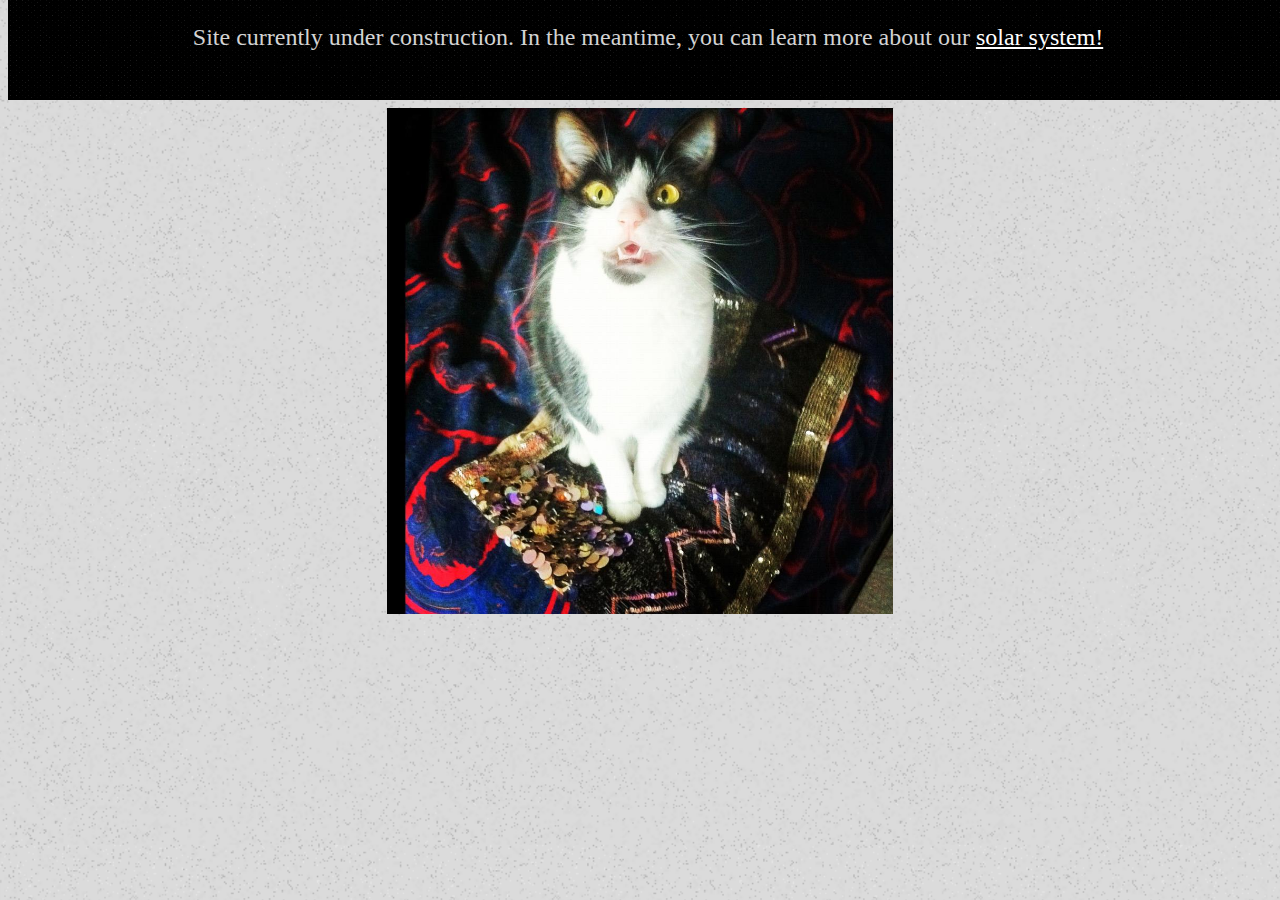
<file: index.html>
<!DOCTYPE HTML>
<html>
<head>
  <meta http-equiv="Content-Type" content="text/html; charset=utf-8"/>
  <link rel="stylesheet" href="css/style.css">
  <title>Joslyn Rosbrook</title>
</head>
<body>
	<div id="title">
		<p>Site currently under construction. In the meantime, you can learn more about our <a href="/solarsystem"> solar system! </a><p>
	</div>
	<img src="img/wickerdicker.jpg" width="40%" id="wickerdicker">
</body>
</file>
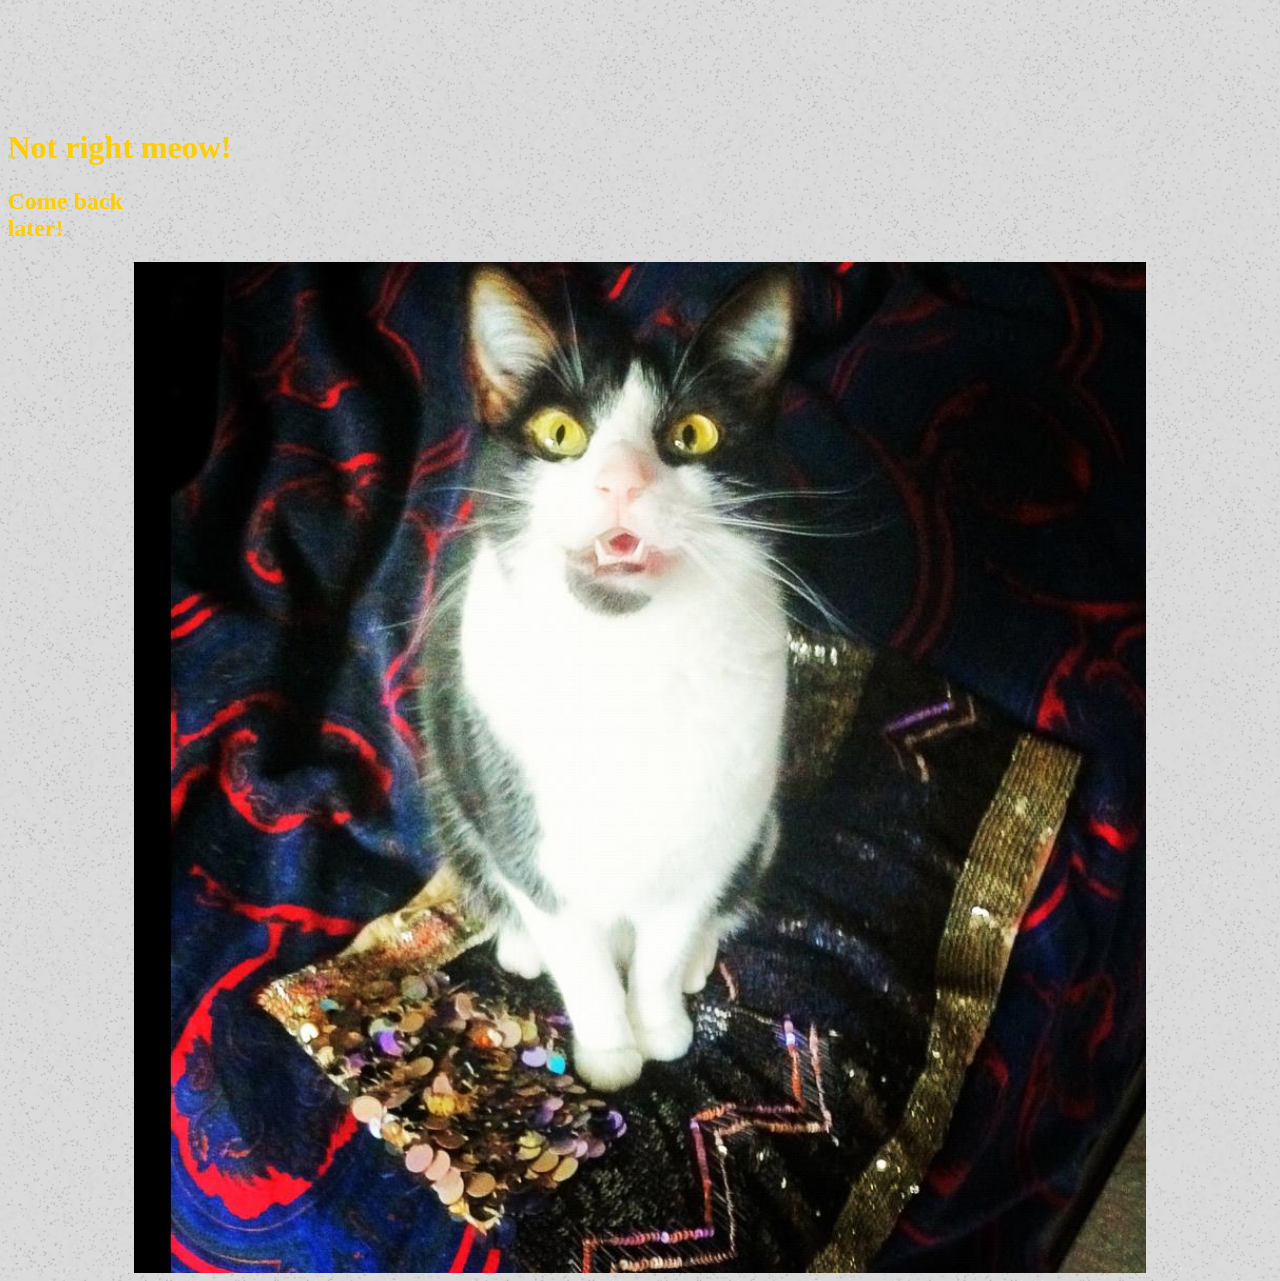
<file: luna/index.html>
<!DOCTYPE HTML>
<html>
<head>
  <meta http-equiv="Content-Type" content="text/html; charset=utf-8"/>
  <link rel="stylesheet" href="/css/style.css">
  <title>Wicker Dicker</title>
</head>
<body>
	<h1>Not right meow!</h1>
	<h2>Come back <br> later!</h2>
	<img src="/img/wickerdicker.jpg" width="80%" id="wickerdicker">
</body>
</file>
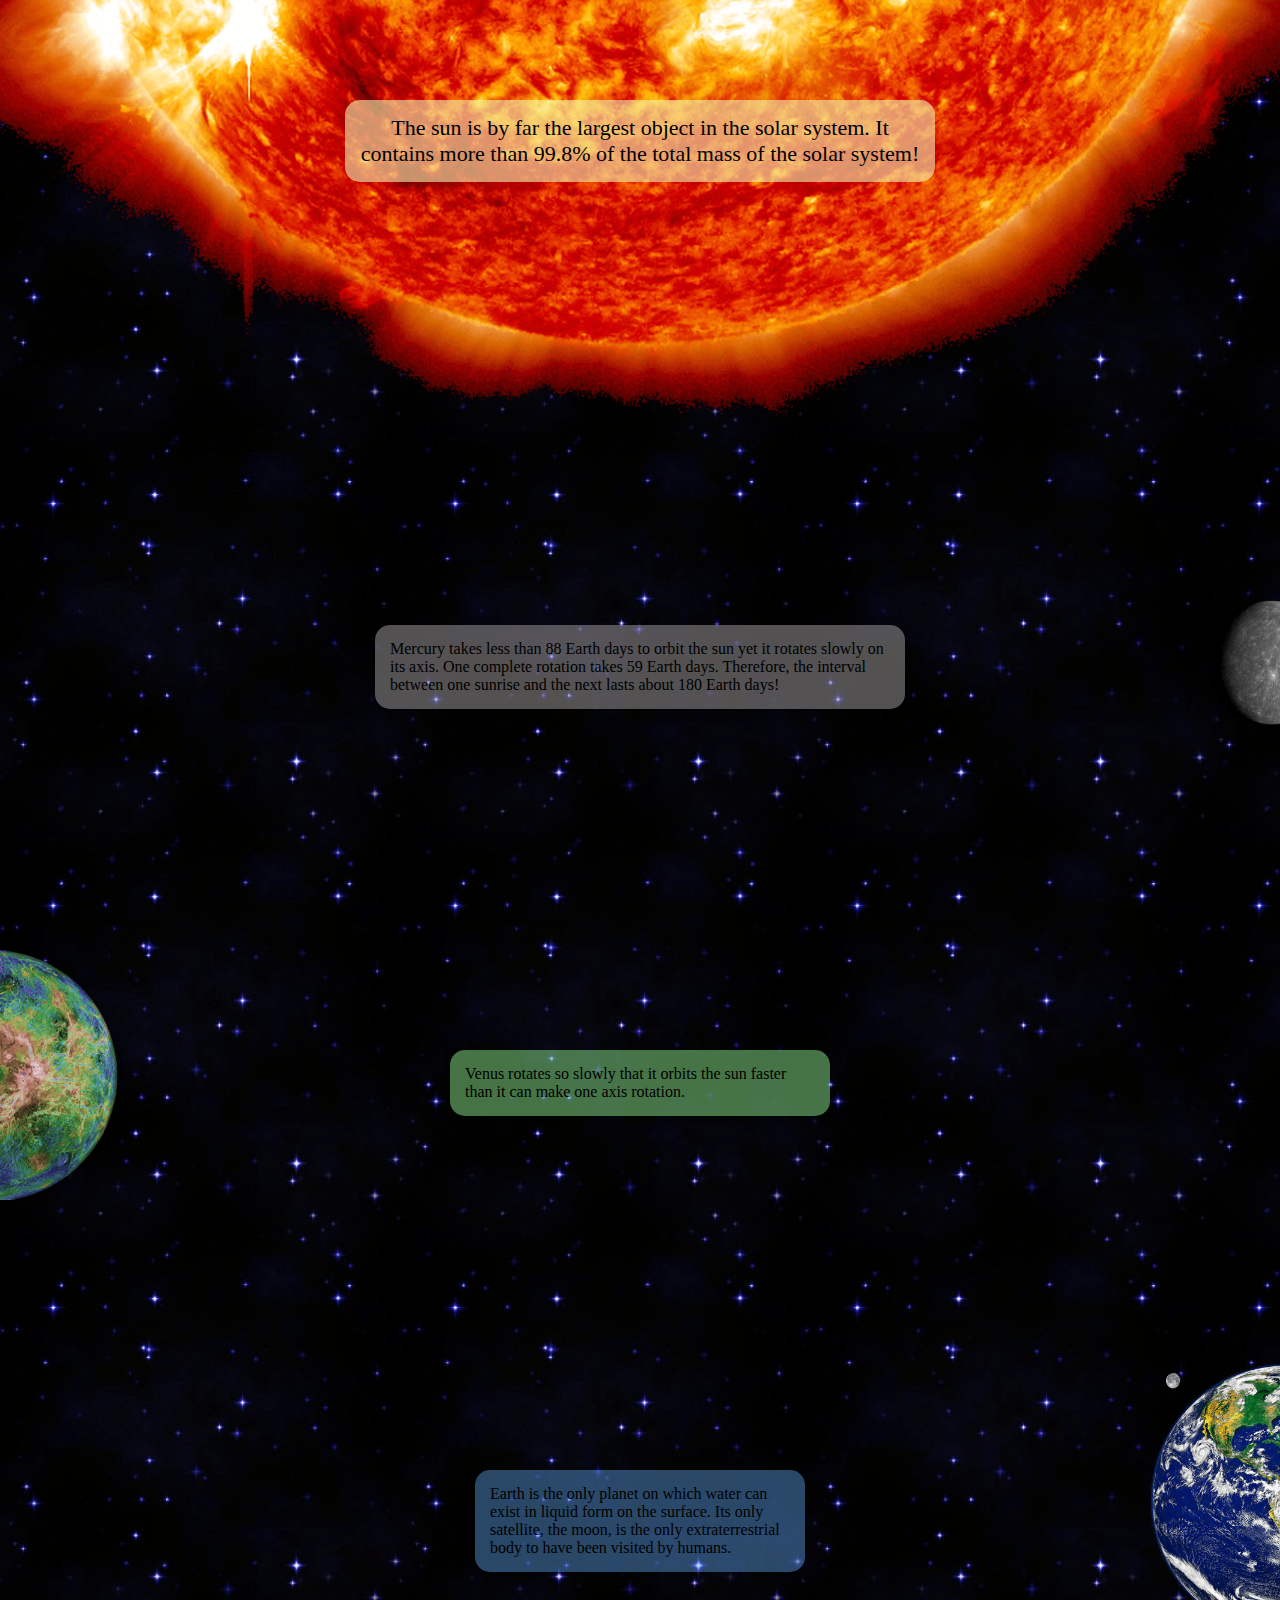
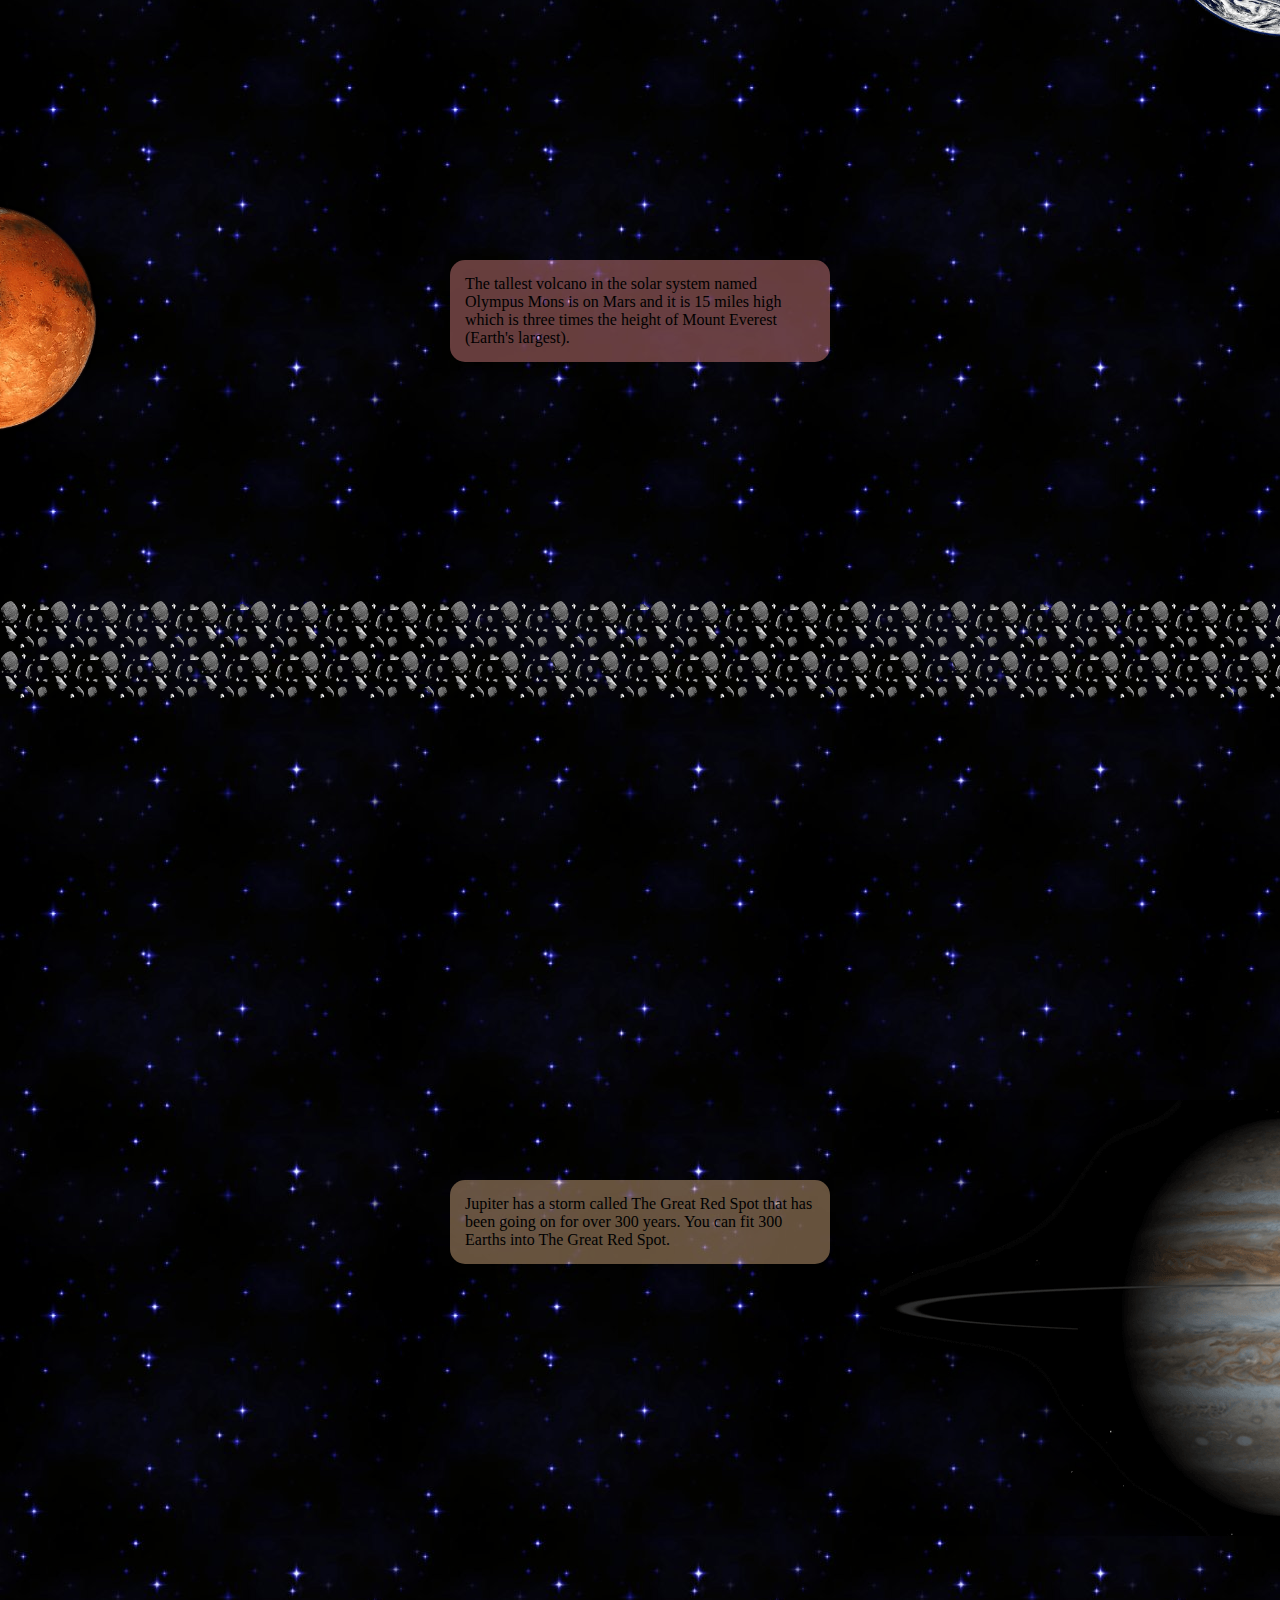
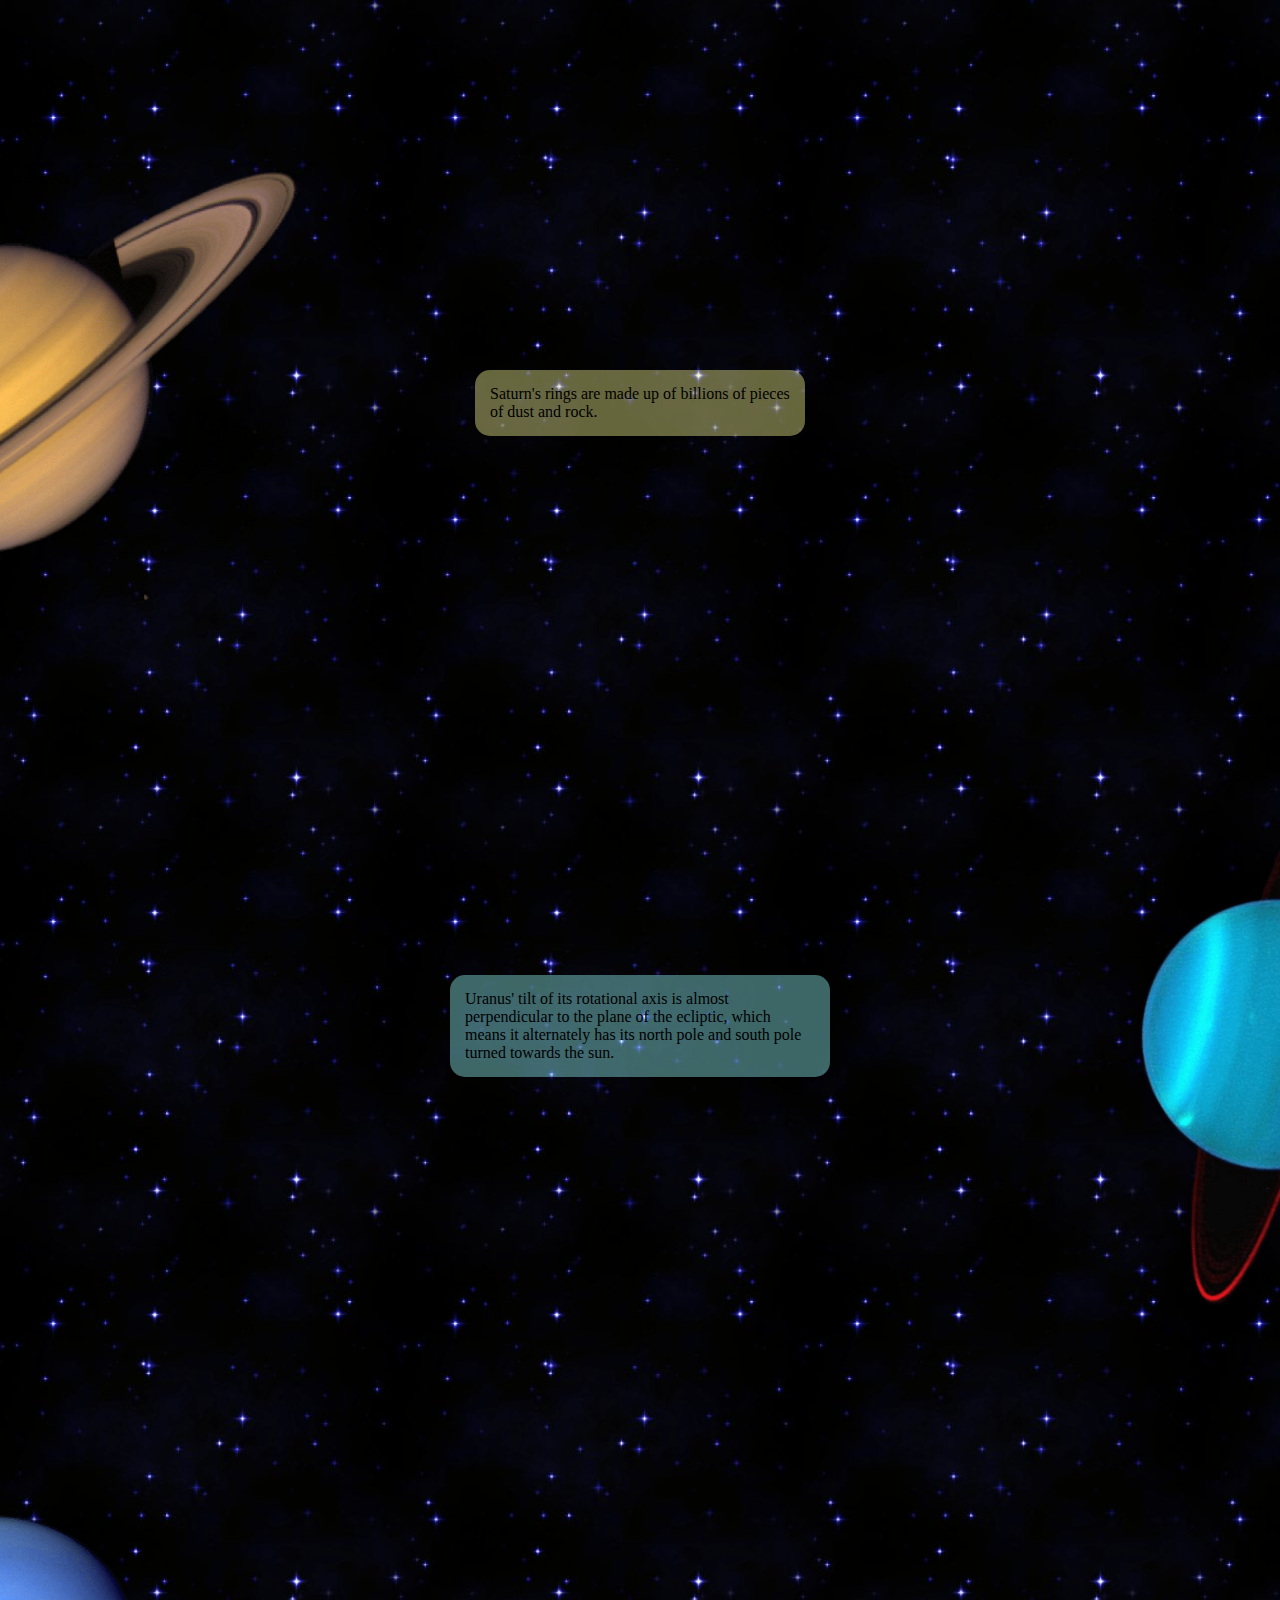
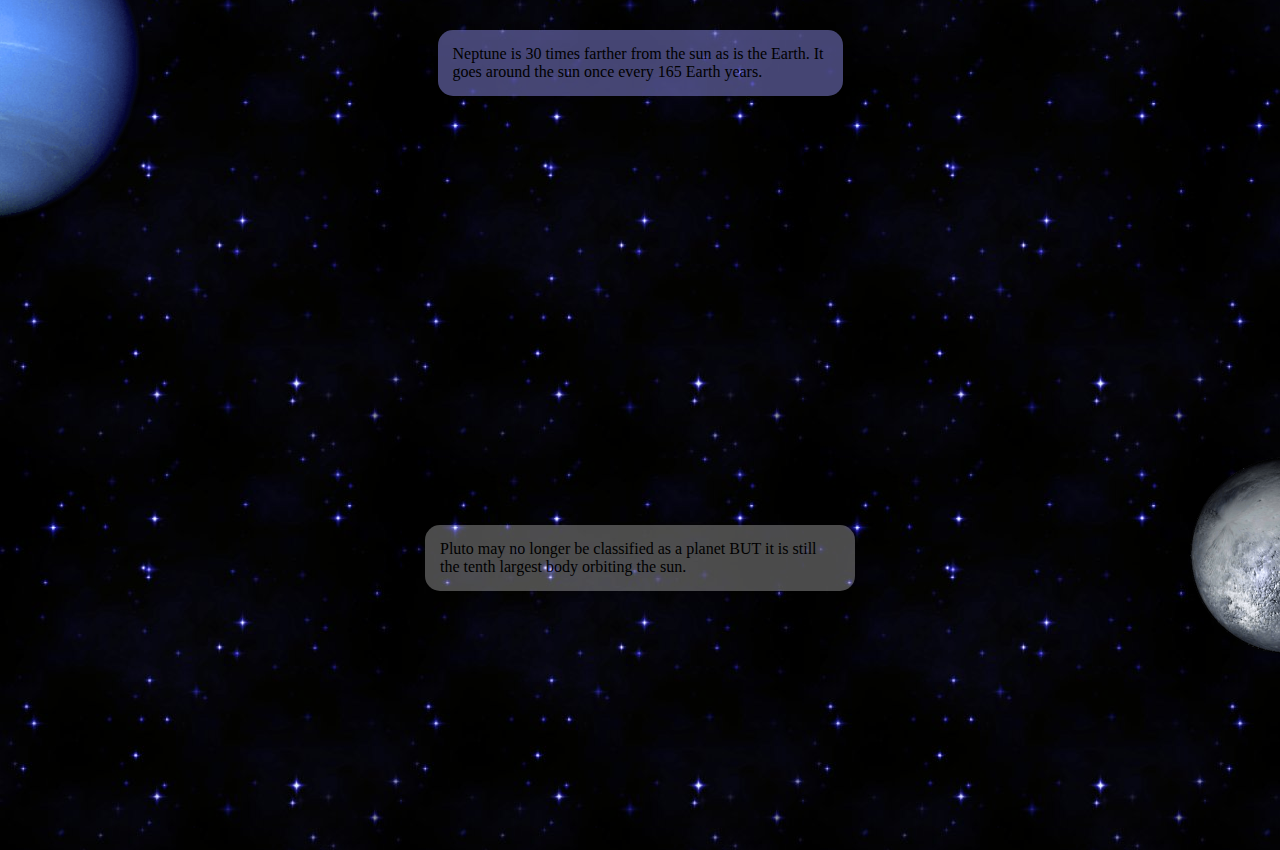
<file: solarsystem/index.html>
<!DOCTYPE HTML>
<html>
<head>
  <meta http-equiv="Content-Type" content="text/html; charset=utf-8"/>
  <title>Space Facts!</title>
  <link rel="stylesheet" href="css/style.css" type="text/css" media="screen">
  <script>
  (function(i,s,o,g,r,a,m){i['GoogleAnalyticsObject']=r;i[r]=i[r]||function(){
  (i[r].q=i[r].q||[]).push(arguments)},i[r].l=1*new Date();a=s.createElement(o),
  m=s.getElementsByTagName(o)[0];a.async=1;a.src=g;m.parentNode.insertBefore(a,m)
  })(window,document,'script','//www.google-analytics.com/analytics.js','ga');

  ga('create', 'UA-45989264-1', 'joslynrosbrook.com');
  ga('send', 'pageview');

</script>
  <script type="text/javascript" src="js/jquery.js"></script>
  <script type="text/javascript" src="js/stellar.js"></script>
  <script type="text/javascript">
  	var $window = $(window);
    function createComet() {
        var top = $window.scrollTop()+$window.height();
        var $comet = $("<div class='flying-comet'></div>");
        var left = (Math.random() * $window.width())-200;
        $comet.css({top:top, left: left});
        $('body').append($comet);
    }
    function updateComets() {
      var pageWidth = $window.width();
      var scrolloffset = $window.scrollTop();

      $('.flying-comet').each(function(i, comet) {
        var $comet = $(comet);
        var left = parseInt($comet.css('left'),10)
        var top = parseInt($comet.css('top'),10)
        $comet.css({left: (left + 10), top: (top-10) });

        if( left > pageWidth || top + 300 < scrolloffset) {
          $comet.remove();
        }
      })

      setTimeout(updateComets, 10)
    }
  	$( function(){
  		$.stellar();
  		updateComets();
  		$(document).click(createComet);
  	})
  </script>
</head>
<body data-stellar-background-ratio=".25">
	<div id="sun">
		<div class="topsun">
			<img src="img/sun.png">
		</div>
		<p>The sun is by far the largest object in the solar system. It contains more than 99.8% of the total mass of the solar system!</p>
	</div>
	<div id="mercury">
		<div class="rightplanet">
			<img src="img/mercury.png">
		</div>
		<p>Mercury takes less than 88 Earth days to orbit the sun yet it rotates slowly on its axis. One complete rotation takes 59 Earth days. Therefore, the interval between one sunrise and the next lasts about 180 Earth days!</p>
	</div>
	<div id="venus">
		<div class="leftplanet">
			<img src="img/venus.png">
		</div>
		<p>Venus rotates so slowly that it orbits the sun faster than it can make one axis rotation.</p>
	</div>
	<div id="earth">
		<div class="rightplanet">
			<img src="img/earth.png">
		</div>
		<p>Earth is the only planet on which water can exist in liquid form on the surface. Its only satellite, the moon, is the only extraterrestrial body to have been visited by humans.</p>
	</div>
	<div id="mars">
		<div class="leftplanet">
			<img src="img/mars.png">
		</div>
		<p>The tallest volcano in the solar system named Olympus Mons is on Mars and it is 15 miles high which is three times the height of Mount Everest (Earth's largest).</p>
	</div>
	<div id="asteroids">
	</div>
	<div id="jupiter">
		<div class="rightplanet">
			<img src="img/jupiter.png">
		</div>
		<p>Jupiter has a storm called The Great Red Spot that has been going on for over 300 years. You can fit 300 Earths into The Great Red Spot.</p>
	</div>
	<div id="saturn">
		<div class="leftplanet">
			<img src="img/saturn.png">
		</div>
		<p>Saturn's rings are made up of billions of pieces of dust and rock.</p>
	</div>
	<div id="uranus">
		<div class="rightplanet">
			<img src="img/uranus.png">
		</div>
		<p>Uranus' tilt of its rotational axis is almost perpendicular to the plane of the ecliptic, which means it alternately has its north pole and south pole turned towards the sun.</p>
	</div>
	<div id="neptune">
		<div class="leftplanet">
			<img src="img/neptune.png">
		</div>
		<p>Neptune is 30 times farther from the sun as is the Earth. It goes around the sun once every 165 Earth years. </p>
	</div>
	<div id="pluto">
		<div class="rightplanet">
			<img src="img/pluto.png">
		</div>
		<p>Pluto may no longer be classified as a planet BUT it is still the tenth largest body orbiting the sun.</p>
	</div>
</body>
</file>
<file: css/style.css>
body {
	font-family: serif;
	color: #ffce00;
	background: #b00024 url("../img/old_moon.png") repeat;
	background-size: 33%;
	padding-top: 100px;
}

#title {
	background: black url("../img/twinkle_twinkle.png") repeat;
	height: 100px;
	width: 100%;
	position: fixed;
	top: 0;
	text-align: center;
	color: lightgrey;
	font-size: 24px;
}
#title a {
	color: white;
}

#wickerdicker {
	display: block;
	margin: 0 auto;
}
</file>
<file: solarsystem/css/style.css>
body {
	background: black url('../img/starsbackground.jpg') repeat;
	margin: 0;
}

p{
	font: 50px;
}

img {
transition: right 1.5s, left 1.5s;
-webkit-transition: right 1.5s, left 1.5s; /* Safari */]
}

@-ms-keyframes spin {
    from { -ms-transform: rotate(0deg); }
    to { -ms-transform: rotate(360deg); }
}
@-moz-keyframes spin {
    from { -moz-transform: rotate(0deg); }
    to { -moz-transform: rotate(360deg); }
}
@-webkit-keyframes spin {
    from { -webkit-transform: rotate(0deg); }
    to { -webkit-transform: rotate(360deg); }
}
@keyframes spin {
    from {
        transform:rotate(0deg);
    }
    to {
        transform:rotate(360deg);
    }
}

.topsun {
	position: absolute;
	top: 0;
	overflow: hidden;
	height:500px;
	width:100%;
}
.rightplanet {
	position: absolute;
	right: 0;
	overflow: hidden;
	height:500px;
	width:800px;
}
.leftplanet {
	position: absolute;
	left: 0;
	overflow: hidden;
	height:500px;
	width:800px;
}

#sun {
	text-align: center;
	height: 600px;
}
#sun img {
	width: 120%;
	position: absolute;
	bottom: 0;
	left: -10%;
  -webkit-animation: spin 200s infinite linear; /* Safari 4+ */
  -moz-animation:    spin 200s infinite linear; /* Fx 5+ */
  -o-animation:      spin 200s infinite linear; /* Opera 12+ */
  animation:         spin 200s infinite linear; /* IE 10+ */
}
 #sun p {
 	position: relative;
 	width: 560px;
 	top: 100px;
 	margin: 0 auto;
 	padding: 15px;
 	background: rgba(245,245,179,.6);
 	font-size: 22px;
 	border-radius: 15px;
 }


#mercury {
	position: relative;
	height: 150px;
	overflow: hidden;
	margin-bottom: 200px
	}
#mercury img {
	position: absolute;
	right: -55px;
	height: 25%;
}
#mercury:hover img{
	right: 25px;
}
#mercury p {
	width: 500px;
	top: 25px;
	position: relative;
	margin: 0 auto;
	padding: 15px;
	background: rgba(185,180,180,.45);
	font-size: 16px;
	border-radius: 15px;
}

#venus {
	position: relative;
	height: 250px;
	overflow: hidden;
	margin-bottom: 150px;
}
#venus img {
	position: absolute;
	left: -140px;
	height: 50%;
}
#venus:hover img {
	left: 5px;
}
#venus p {
	width: 350px; 
	margin: 0 auto;
	padding: 15px;
	background: rgba(153,255,153,.45);
	font-size: 16px;
	border-radius: 15px;
	position: relative;
	top: 100px;
}

#earth {
	position: relative;
	height: 300px;
	overflow: hidden;
	margin-bottom: 150px
}
#earth img{
	position: absolute;
	width: 300px;
	right: -150px;
}
#earth:hover img {
	right: 20px;
}
#earth p {
	width:300px;
	margin: 0 auto;
	padding: 15px;
	background: rgba(102,178,255,.4);
	font-size: 16px;
	border-radius: 15px;
	position: relative;
	top: 120px;
}


#mars {
	position: relative;
	height: 250px;
	overflow: hidden;
	margin-bottom: 150px;
}
#mars img{
	position: absolute;
	width: 250px;
	left: -140px;
}
#mars:hover img {
	left: 10px;
}
#mars p {
	width:350px;
	margin: 0 auto;
	padding: 15px;
	background: rgba(255,153,153,.4);
	font-size: 16px;
	border-radius: 15px;
	position: relative;
	top: 60px;
}

#asteroids {
	height: 100px;
	background: transparent url('../img/asteroids.png') repeat;
	background-size: 50px 50px;
	margin-bottom: 400px;
}


#jupiter {
	position: relative;
	height: 500px;
	overflow: hidden;
	margin-bottom: 150px;
}
#jupiter img {
	position: absolute;
	width: 800px;
	right: -400px;
}
#jupiter:hover img{
	right: -150px;
}
#jupiter p {
	width:350px;
	margin: 0 auto;
	padding: 15px;
	background: rgba(255,204,153,.4);
	font-size: 16px;
	border-radius: 15px;
	position: relative;
	top: 80px;
}

#saturn {
	position: relative;
	height: 500px;
	overflow: hidden;
	margin-bottom: 100px;
}
#saturn img {
	position: absolute;
	width: 650px;
	left: -330px;
}
#saturn:hover img{
	left: -100px;
}
#saturn p {
	width:300px;
	margin: 0 auto;
	padding: 15px;
	background: rgba(255,255,153,.4);
	font-size: 16px;
	border-radius: 15px;
	position: relative;
	top: 220px;
}

#uranus {
	position: relative;
	height: 600px;
	overflow: hidden;
	margin-bottom: 150px;
}
#uranus .rightplanet {
	height:700px;
}
#uranus img {
	position: absolute;
	width: 300px;
	right: -140px;
}
#uranus:hover img {
	right: -10px;
}
#uranus p {
	width:350px;
	margin: 0 auto;
	padding: 15px;
	background: rgba(153,255,255,.4);
	font-size: 16px;
	border-radius: 15px;
	position: relative;
	top: 225px;
}

#neptune {
	position: relative;
	height: 350px;
	overflow: hidden;
	margin-bottom: 200px;
}
#neptune img {
	position: absolute;
	width: 340px;
	left: -180px;
}
#neptune:hover img{
	left: -10px;
}
#neptune p {
	width: 375px;
	margin: 0 auto;
	padding: 15px;
	background: rgba(153,153,255,.45);
	font-size: 16px;
	border-radius: 15px;
	position: relative;
	top: 130px;
}


#pluto {
	position: relative;
	height: 250px;
	overflow: hidden;
	margin-bottom: 150px;
}
#pluto img {
	position: absolute;
	width: 200px;
	right: -110px;
}
#pluto:hover img{
	right: 5px;
}
#pluto p {
	width: 400px;
	margin: 0 auto;
	padding: 15px;
	background: rgba(250,250,250,.3);
	font-size: 16px;
	border-radius: 15px;
	position: relative;
	top: 75px;
}

.flying-comet {
  position:absolute;
  top:0;
  left:0px;
  width:353px;
  height:339px;
  background: transparent url('../img/comet.png') no-repeat center center;
}
</file>
